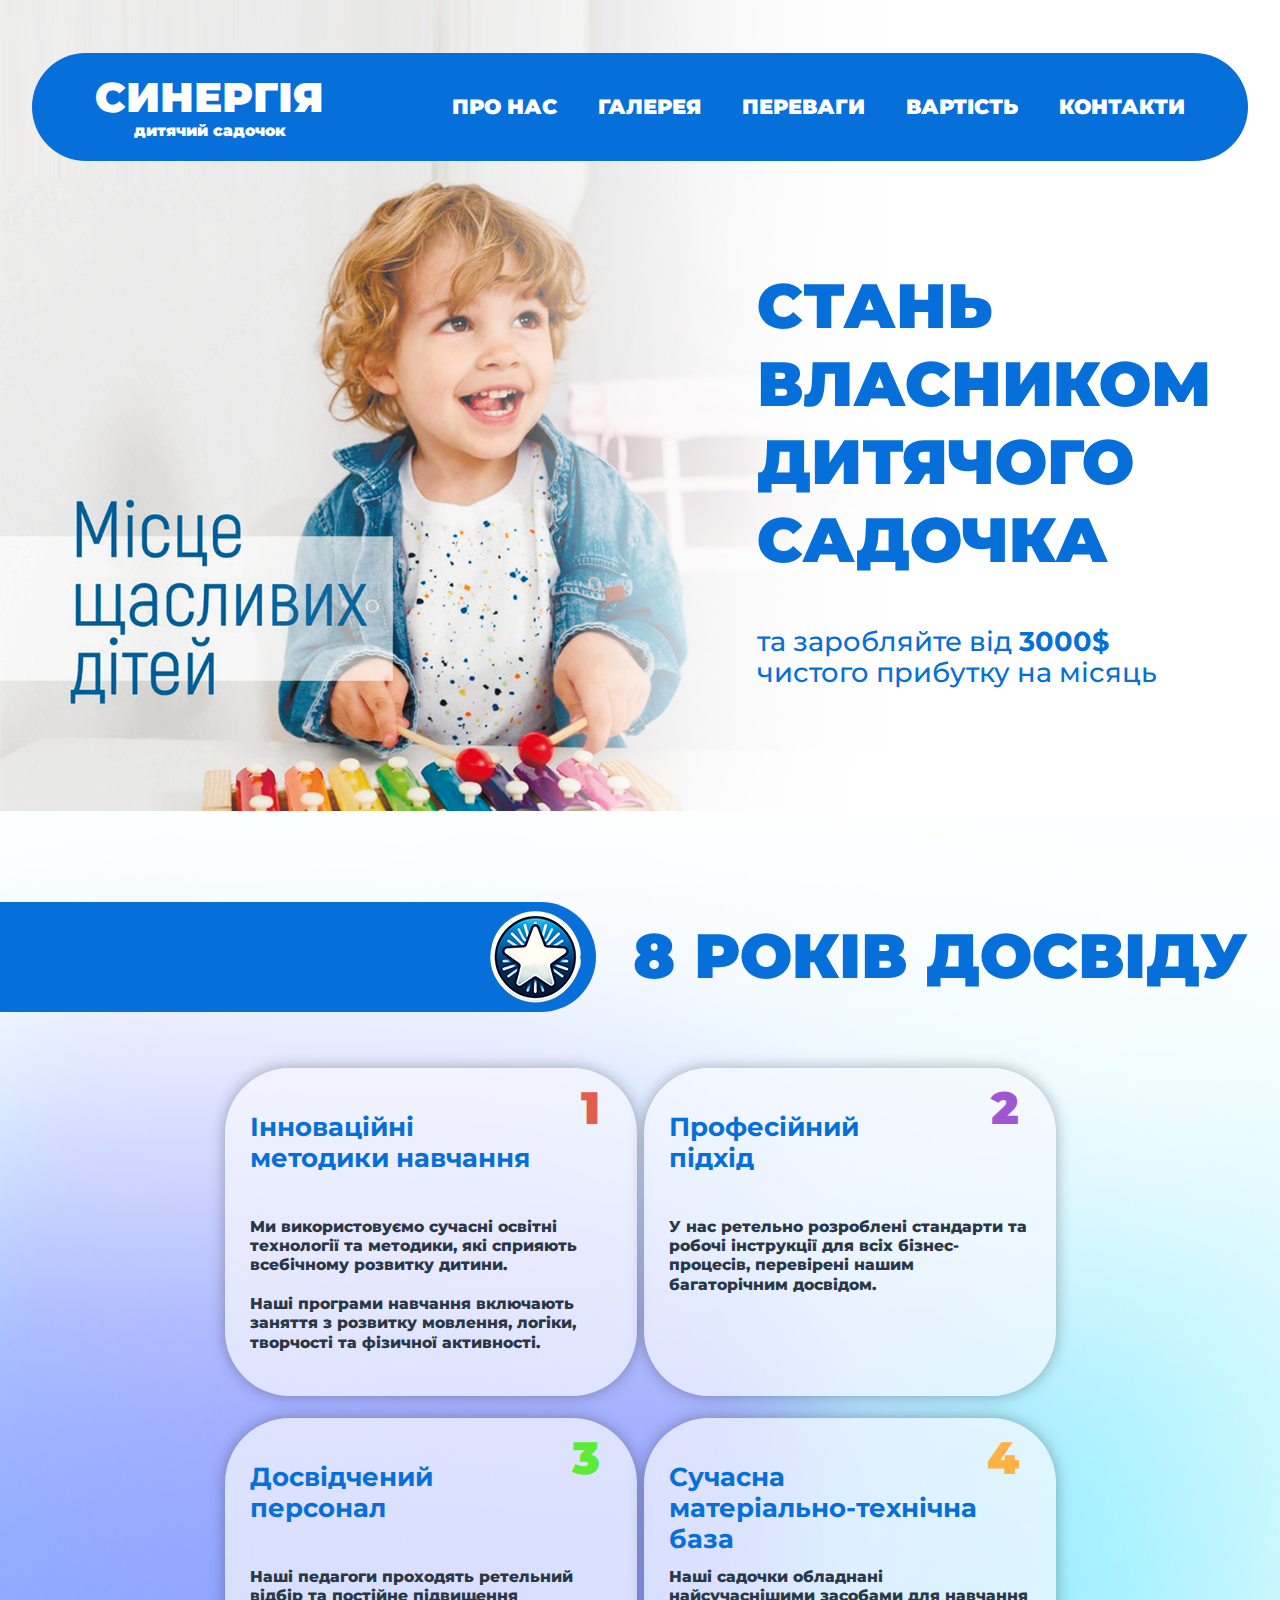
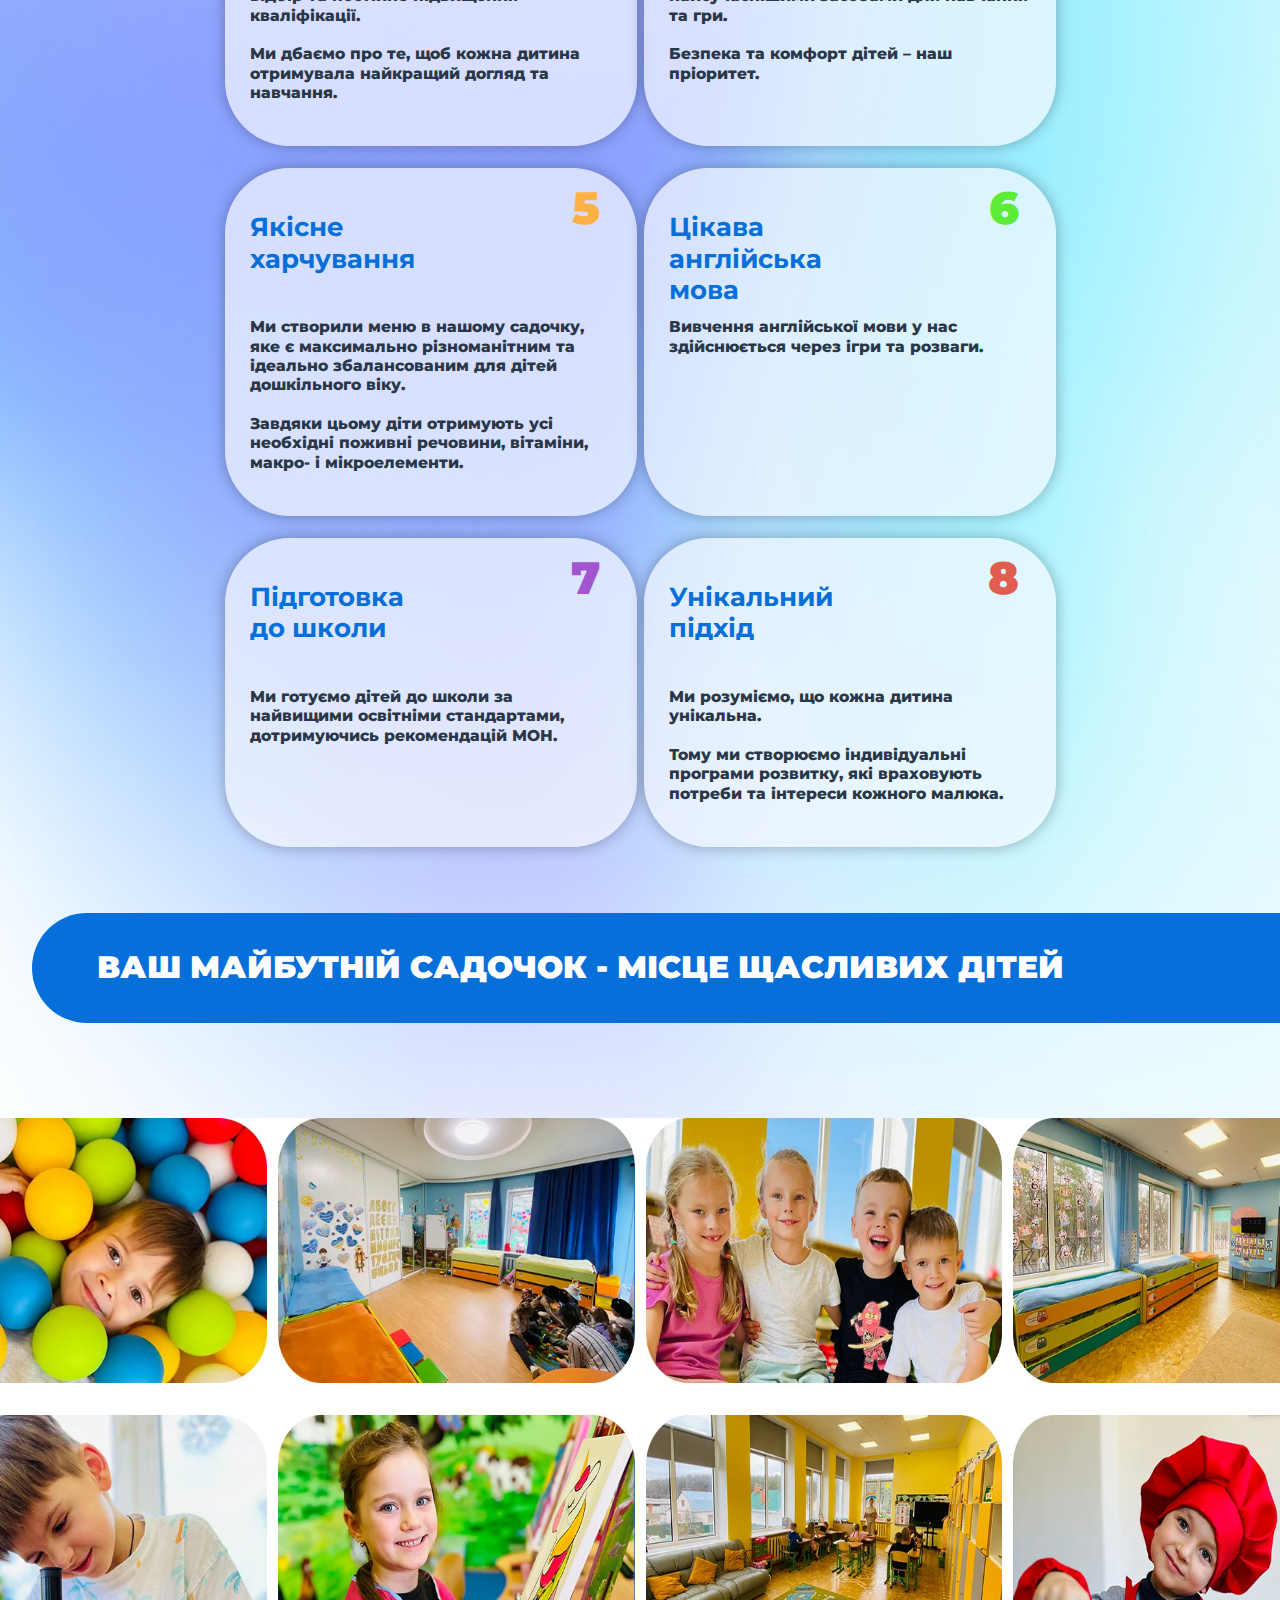
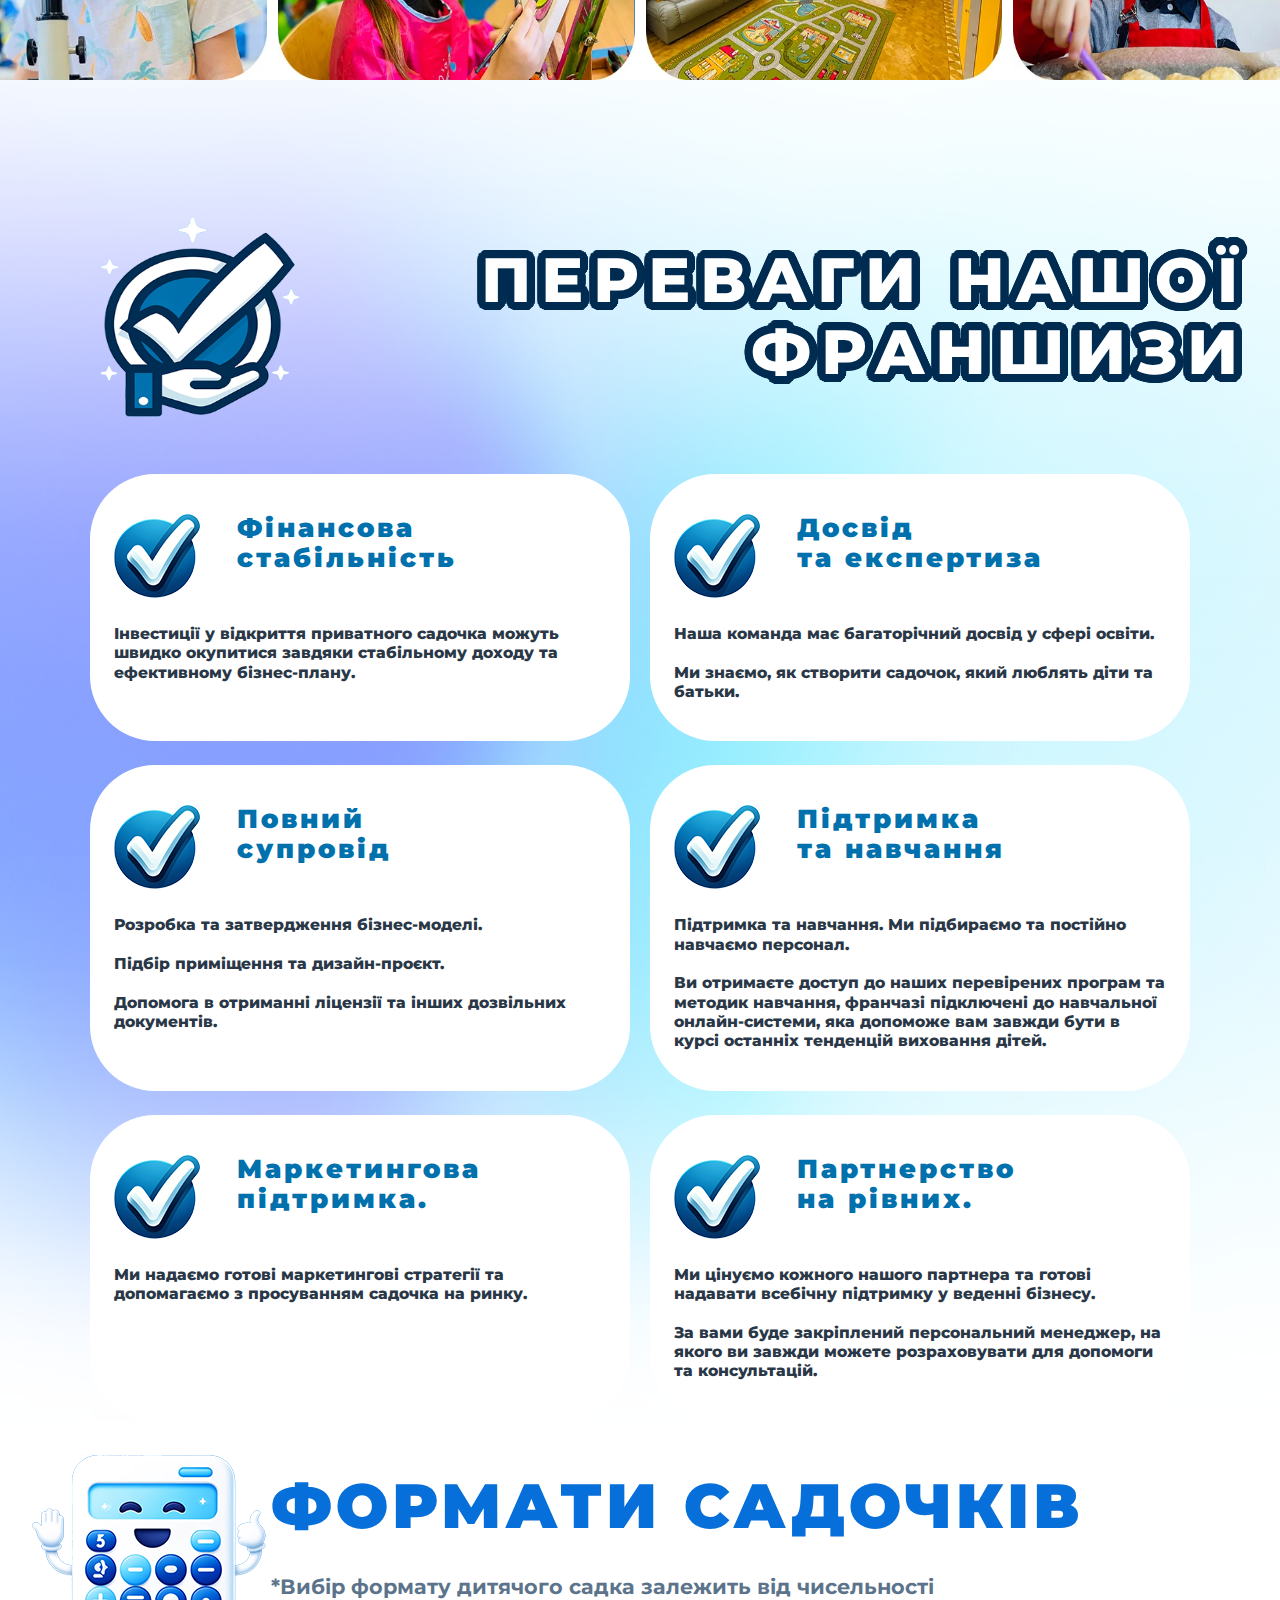
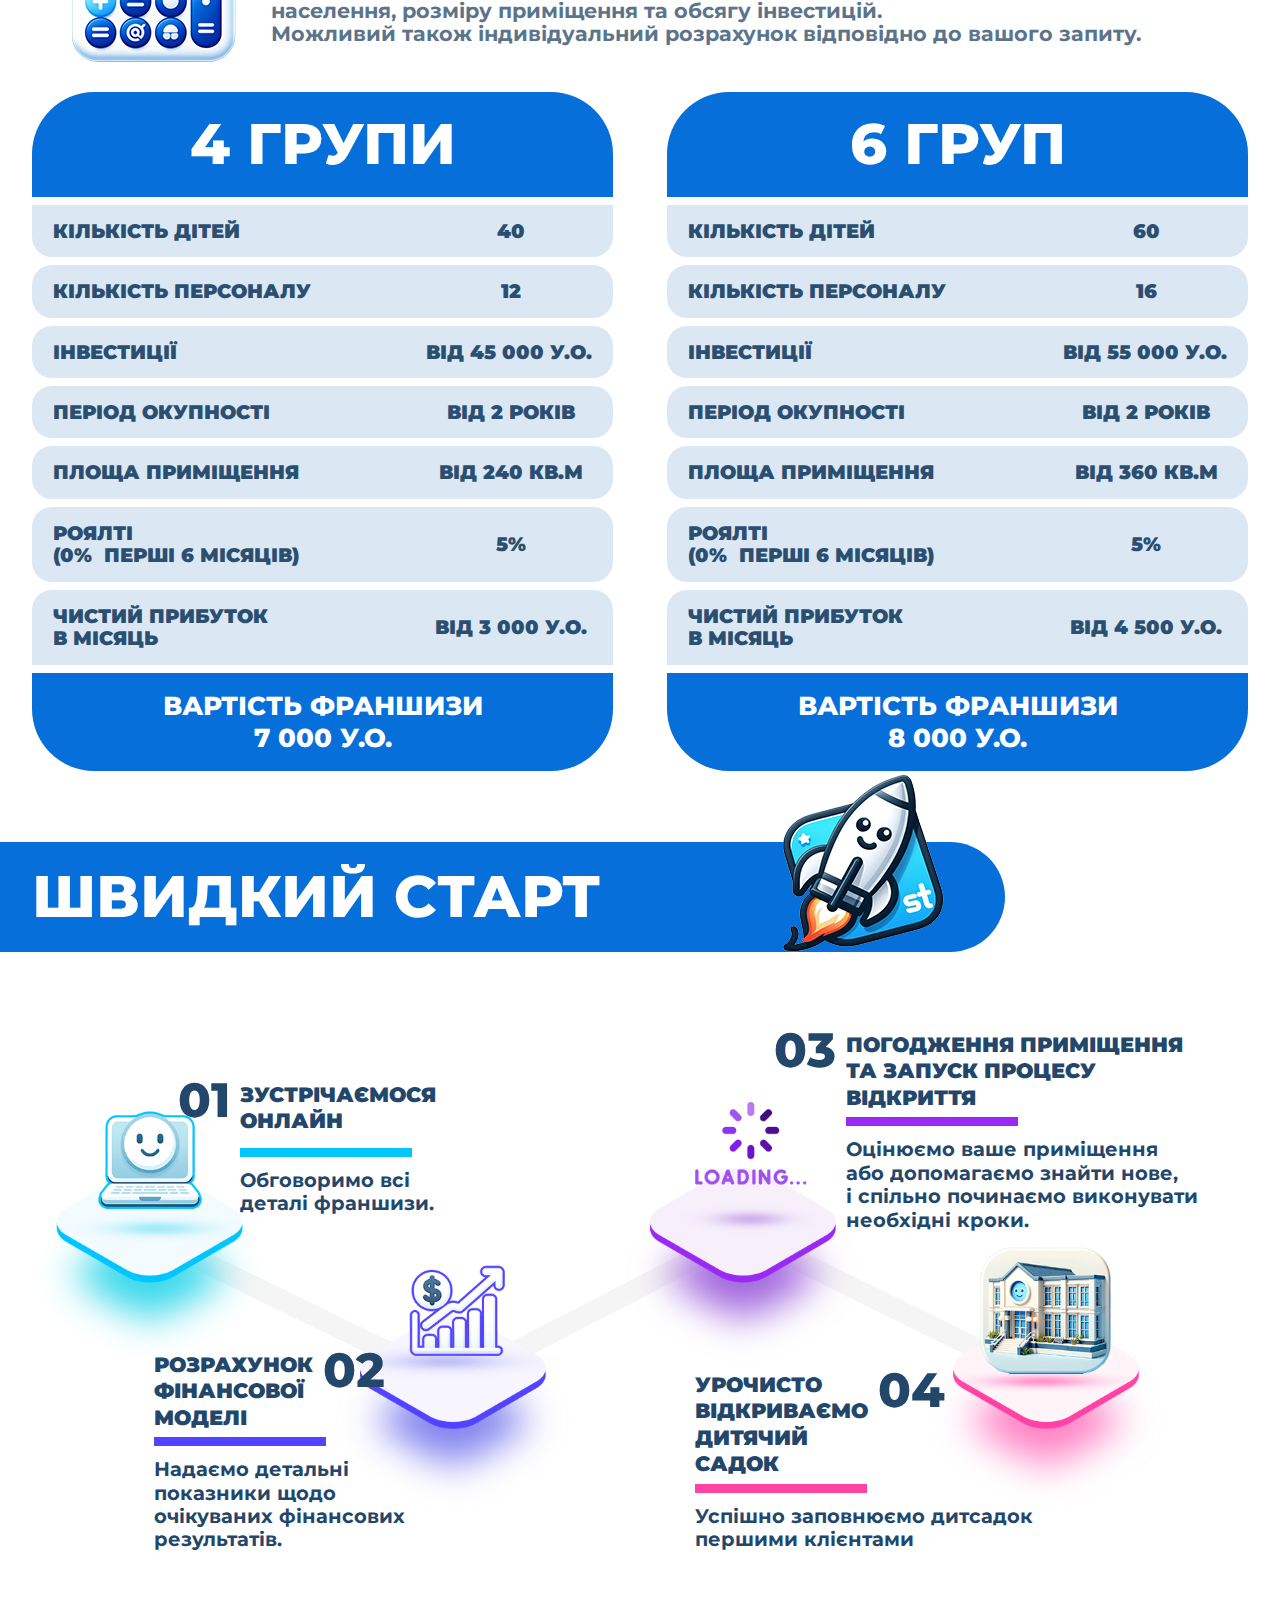
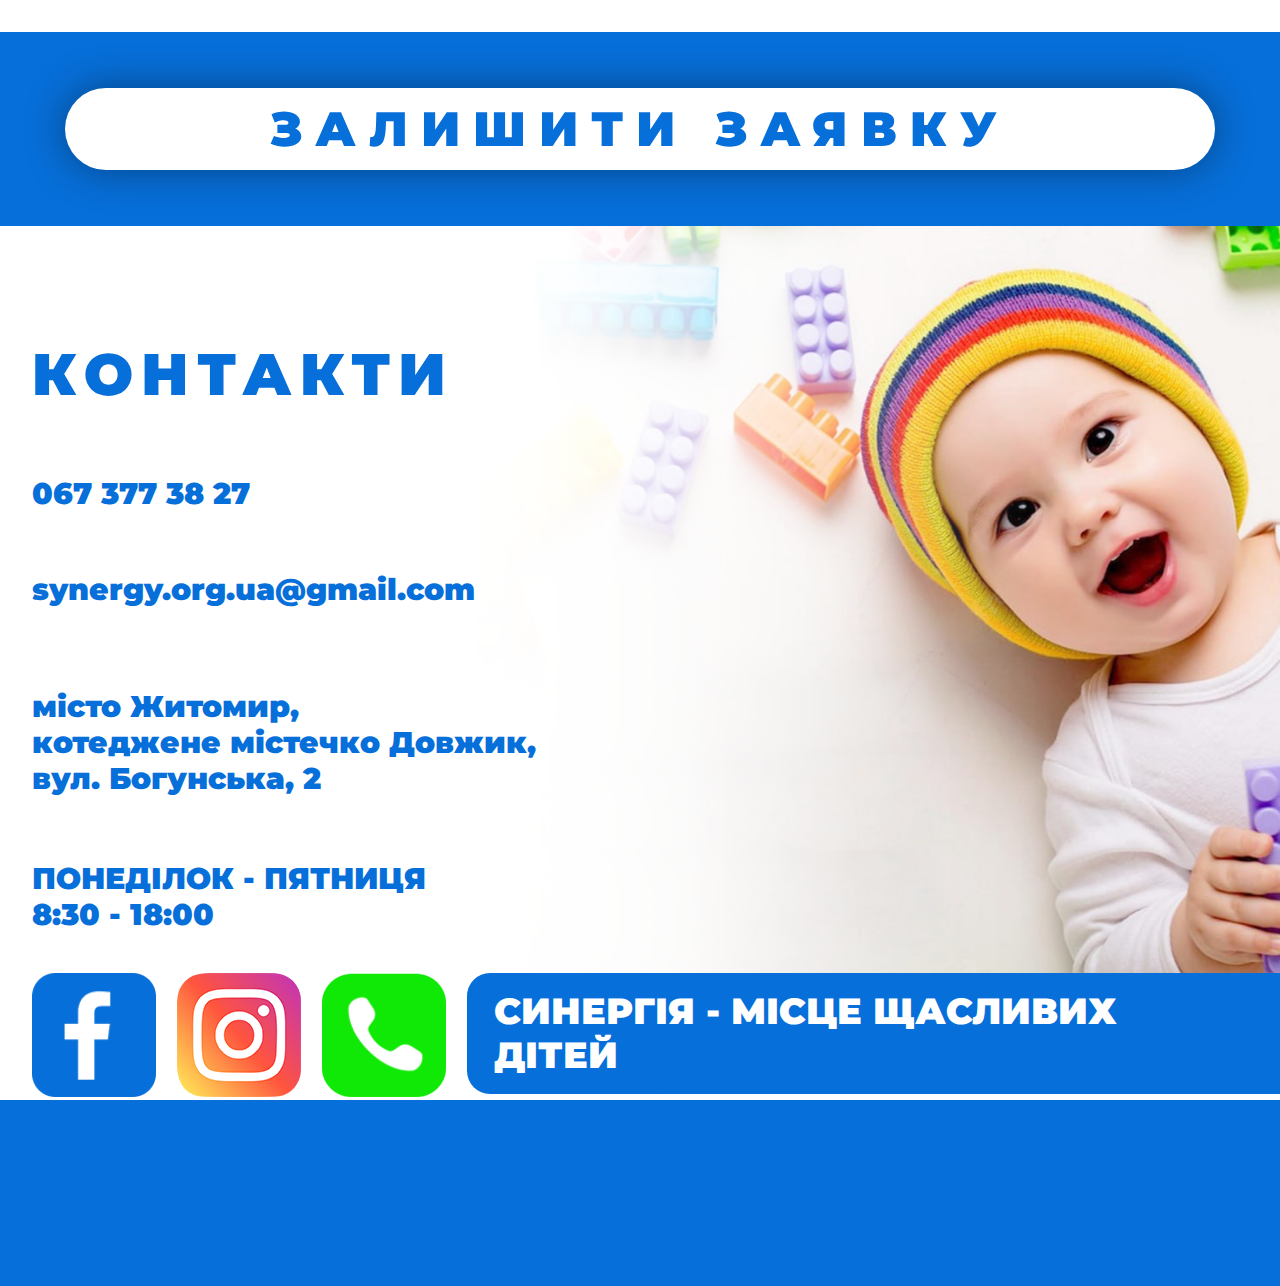
<file: index.html>
<!DOCTYPE html>
<html lang="uk-UA">

<head>
    <meta charset="UTF-8">
    <meta name="viewport" content="width=device-width, initial-scale=1.0">
    <title>Франшиза дитячого садочку «Синергія»</title>
    <meta name="description"
        content="Понад 8 років на досвіду. Повний супровід відкриття садочку. Станьте власником прибуткового освітнього бізнесу та заробляйте разом з нами.">
    <link rel="stylesheet" href="styles.css">
    <link rel="shortcut icon" href="public/images/logo.ico" type="image/x-icon">
</head>

<body>
    <header>
        <div class="container">
            <div class="header-navigation-wrapper">
                <h1 class="header-main-title">
                    <b>Синергія </b><br>
                    дитячий садочок
                </h1>

                <nav id="header-navigation" class="header-navigation">
                    <ul>
                        <li><a href="#about-us" class="header-navigation-link">Про нас</a> </li>
                        <li><a href="#gallery" class="header-navigation-link">Галерея</a></li>
                        <li><a href="#benefits" class="header-navigation-link">Переваги</a></li>
                        <li><a href="#price" class="header-navigation-link">Вартість</a></li>
                        <li><a href="#contacts" class="header-navigation-link">Контакти</a></li>
                    </ul>
                </nav>

                <div id="mobile-menu-burger" class="mobile-menu-burger" role="menu" aria-label="Відкрити меню">
                    <div></div>
                    <div></div>
                    <div></div>
                </div>
            </div>

            <div class="header-content-wrapper">
                <div>
                    <h2 class="header-title">Стань власником дитячого садочка</h2>
                    <p class="header-description">та заробляйте від <b>3000$</b><br> чистого прибутку на місяць</p>
                </div>
            </div>
        </div>
    </header>

    <main>
        <section id="about-us" class="about-us-section">
            <div class="about-us-section-title-wrapper container">
                <div class="about-us-title-image-wrapper">
                    <img src="public/images/star.png" width="91" height="92" alt="Зірка" />
                </div>

                <h3 class="about-us-title">8 років досвіду</h3>
            </div>

            <div class="about-us-cards-wrapper container">
                <div class="about-us-card">
                    <b class="about-us-card-title">
                        Інноваційні
                        <br>
                        методики навчання
                    </b>
                    <span class="red about-us-card-number">1</span>
                    <p class="about-us-card-description">
                        Ми використовуємо сучасні освітні технології та методики, які сприяють всебічному розвитку
                        дитини.
                        <br>
                        <br>
                        Наші програми навчання включають заняття з розвитку мовлення, логіки, творчості та фізичної
                        активності.
                    </p>
                </div>
                <div class="about-us-card">
                    <b class="about-us-card-title">
                        Професійний
                        <br>
                        підхід
                    </b>
                    <span class="pink about-us-card-number">2</span>
                    <p class="about-us-card-description">
                        У нас ретельно розроблені стандарти та робочі інструкції для всіх
                        бізнес-процесів, перевірені нашим багаторічним досвідом.
                    </p>
                </div>
                <div class="about-us-card">
                    <b class="about-us-card-title">
                        Досвідчений
                        <br>
                        персонал
                    </b>
                    <span class="green about-us-card-number">3</span>
                    <p class="about-us-card-description">
                        Наші педагоги проходять ретельний відбір
                        та постійне
                        підвищення кваліфікації.
                        <br>
                        <br>
                        Ми дбаємо про те,
                        щоб кожна дитина отримувала найкращий
                        догляд та навчання.
                    </p>
                </div>
                <div class="about-us-card">
                    <b class="about-us-card-title">
                        Сучасна
                        <br>
                        матеріально-технічна база
                    </b>
                    <span class="orange about-us-card-number">4</span>
                    <p class="about-us-card-description">
                        Наші садочки обладнані найсучаснішими
                        засобами для
                        навчання та гри.
                        <br>
                        <br>
                        Безпека та комфорт дітей – наш пріоритет.
                    </p>
                </div>
                <div class="about-us-card">
                    <b class="about-us-card-title">
                        Якісне
                        <br>
                        харчування
                    </b>
                    <span class="orange about-us-card-number">5</span>
                    <p class="about-us-card-description">
                        Ми створили меню в нашому садочку, яке є максимально різноманітним та ідеально збалансованим для
                        дітей дошкільного віку.
                        <br>
                        <br>
                        Завдяки цьому діти отримують усі необхідні поживні речовини, вітаміни, макро- і мікроелементи.
                    </p>
                </div>
                <div class="about-us-card">
                    <b class="about-us-card-title">
                        Цікава
                        <br>
                        англійська
                        <br>
                        мова
                    </b>
                    <span class="green about-us-card-number">6</span>
                    <p class="about-us-card-description">
                        Вивчення англійської мови у нас здійснюється через ігри та розваги.
                    </p>
                </div>
                <div class="about-us-card">
                    <b class="about-us-card-title">
                        Підготовка
                        <br>
                        до школи
                    </b>
                    <span class="pink about-us-card-number">7</span>
                    <p class="about-us-card-description">
                        Ми готуємо дітей до школи за найвищими освітніми
                        стандартами, дотримуючись рекомендацій МОН.
                    </p>
                </div>
                <div class="about-us-card">
                    <b class="about-us-card-title">
                        Унікальний
                        <br>
                        підхід
                    </b>
                    <span class="red about-us-card-number">8</span>
                    <p class="about-us-card-description">
                        Ми розуміємо, що кожна дитина унікальна.
                        <br>
                        <br>
                        Тому ми створюємо
                        індивідуальні програми розвитку, які враховують потреби та інтереси кожного малюка.
                    </p>
                </div>
            </div>

            <div id="gallery" class="container about-us-subtitle">
                <h4>ваш майбутній садочок - місце щасливих дітей</h4>
            </div>
        </section>
        <section class="gallery-section">
            <div class="gallery-images-wrapper">
                <div class="gallery-image-wrapper">
                    <picture>
                        <source media="(max-width: 996px)" srcset="public/images/gallery-mobile-1.png">
                        <source media="(max-width: 996px)" srcset="public/images/gallery-mobile-1.webp"
                            type="image/webp">
                        <source srcset="public/images/gallery-1.webp" type="image/webp">
                        <img class="gallery-image" src="public/images/gallery-1.jpg" width="549" height="350"
                            alt="Картинка з галереї №1">
                    </picture>
                </div>
                <div class="gallery-image-wrapper">
                    <picture>
                        <source media="(max-width: 996px)" srcset="public/images/gallery-mobile-2.webp"
                            type="image/webp">
                        <source media="(max-width: 996px)" srcset="public/images/gallery-mobile-2.png">
                        <source srcset="public/images/gallery-2.webp" type="image/webp">
                        <img class="gallery-image" src="public/images/gallery-2.jpg" width="549" height="350"
                            alt="Картинка з галереї №2">
                    </picture>
                </div>
                <div class="gallery-image-wrapper">
                    <picture>
                        <source media="(max-width: 996px)" srcset="public/images/gallery-mobile-3.webp"
                            type="image/webp">
                        <source media="(max-width: 996px)" srcset="public/images/gallery-mobile-3.png">
                        <source srcset="public/images/gallery-3.webp" type="image/webp">
                        <img class="gallery-image" src="public/images/gallery-3.jpg" width="549" height="350"
                            alt="Картинка з галереї №3">
                    </picture>
                </div>
                <div class="gallery-image-wrapper">
                    <picture>
                        <source media="(max-width: 996px)" srcset="public/images/gallery-mobile-4.webp"
                            type="image/webp">
                        <source media="(max-width: 996px)" srcset="public/images/gallery-mobile-4.png">
                        <source srcset="public/images/gallery-4.webp" type="image/webp">
                        <img class="gallery-image" src="public/images/gallery-4.jpg" width="549" height="350"
                            alt="Картинка з галереї №4">
                    </picture>
                </div>
                <div class="gallery-image-wrapper">
                    <picture>
                        <source media="(max-width: 996px)" srcset="public/images/gallery-mobile-5.webp"
                            type="image/webp">
                        <source media="(max-width: 996px)" srcset="public/images/gallery-mobile-5.png">
                        <source srcset="public/images/gallery-5.webp" type="image/webp">
                        <img class="gallery-image" src="public/images/gallery-5.jpg" width="549" height="350"
                            alt="Картинка з галереї №5">
                    </picture>
                </div>
                <div class="gallery-image-wrapper">
                    <picture>
                        <source media="(max-width: 996px)" srcset="public/images/gallery-mobile-6.webp"
                            type="image/webp">
                        <source media="(max-width: 996px)" srcset="public/images/gallery-mobile-6.png">
                        <source srcset="public/images/gallery-6.webp" type="image/webp">
                        <img class="gallery-image" src="public/images/gallery-6.jpg" width="549" height="350"
                            alt="Картинка з галереї №6">
                    </picture>
                </div>
                <div class="gallery-image-wrapper">
                    <picture>
                        <source media="(max-width: 996px)" srcset="public/images/gallery-mobile-6.webp"
                            type="image/webp">
                        <source media="(max-width: 996px)" srcset="public/images/gallery-mobile-6.png">
                        <source srcset="public/images/gallery-7.webp" type="image/webp">
                        <img class="gallery-image" src="public/images/gallery-7.jpg" width="549" height="350"
                            alt="Картинка з галереї №7">
                    </picture>
                </div>
                <div class="gallery-image-wrapper">
                    <picture>
                        <source media="(max-width: 996px)" srcset="public/images/gallery-mobile-6.webp"
                            type="image/webp">
                        <source media="(max-width: 996px)" srcset="public/images/gallery-mobile-6.png">
                        <source srcset="public/images/gallery-8.webp" type="image/webp">
                        <img class="gallery-image" src="public/images/gallery-8.jpg" width="549" height="350"
                            alt="Картинка з галереї №8">
                    </picture>
                </div>
            </div>
        </section>

        <section id="benefits" class="benefits-section">
            <div class="container">
                <div class="benefits-title-wrapper">
                    <img src="public/images/benefits-title-checkmark.png" width="256" height="291" alt="Галочка">
                    <h4 class="benefits-title">переваги нашої <br> франшизи</h3>
                </div>

                <div class="benefits-cards-wrapper">
                    <div class="benefit-card">
                        <img class="benefit-card-image" src="./public/images/checkmark.png" width="86" height="84"
                            alt="Галочка">
                        <b class="benefit-card-title">Фінансова <br>стабільність</b>
                        <p class="benefit-card-description">Інвестиції у відкриття приватного садочка можуть швидко
                            окупитися завдяки стабільному доходу та ефективному бізнес-плану.</p>
                    </div>

                    <div class="benefit-card">
                        <img class="benefit-card-image" src="./public/images/checkmark.png" width="86" height="84"
                            alt="Галочка">
                        <b class="benefit-card-title">Досвід <br>та експертиза</b>
                        <p class="benefit-card-description">Наша команда має багаторічний досвід у сфері освіти.
                            <br><br>
                            Ми знаємо, як створити садочок, який люблять діти та батьки.
                        </p>
                    </div>

                    <div class="benefit-card">
                        <img class="benefit-card-image" src="./public/images/checkmark.png" width="86" height="84"
                            alt="Галочка">
                        <b class="benefit-card-title">Повний <br>супровід</b>
                        <p class="benefit-card-description">Розробка та затвердження бізнес-моделі.
                            <br><br>
                            Підбір приміщення та дизайн-проєкт.
                            <br><br>
                            Допомога в отриманні ліцензії та інших дозвільних документів.
                        </p>
                    </div>

                    <div class="benefit-card">
                        <img class="benefit-card-image" src="./public/images/checkmark.png" width="86" height="84"
                            alt="Галочка">
                        <b class="benefit-card-title">Підтримка <br>та навчання</b>
                        <p class="benefit-card-description">Підтримка та навчання. Ми підбираємо та постійно навчаємо
                            персонал.
                            <br><br>
                            Ви отримаєте доступ до наших перевірених програм та методик навчання, франчазі підключені до
                            навчальної онлайн-системи, яка допоможе вам завжди бути в курсі останніх тенденцій виховання
                            дітей.
                        </p>
                    </div>

                    <div class="benefit-card">
                        <img class="benefit-card-image" src="./public/images/checkmark.png" width="86" height="84"
                            alt="Галочка">
                        <b class="benefit-card-title">Маркетингова <br>підтримка.</b>
                        <p class="benefit-card-description">Ми надаємо готові маркетингові стратегії та допомагаємо з
                            просуванням садочка на ринку.</p>
                    </div>

                    <div class="benefit-card">
                        <img class="benefit-card-image" src="./public/images/checkmark.png" width="86" height="84"
                            alt="Галочка">
                        <b class="benefit-card-title">Партнерство <br>на рівних.</b>
                        <p class="benefit-card-description">Ми цінуємо кожного нашого партнера та готові надавати
                            всебічну підтримку у веденні бізнесу.
                            <br><br>
                            За вами буде закріплений персональний менеджер, на якого ви завжди можете розраховувати для
                            допомоги та консультацій.
                        </p>
                    </div>
                </div>

            </div>
        </section>

        <section id="price" class="price-section">
            <div class="container">
                <div class="price-section-header">
                    <img class="price-section-header-image" src="public/images/calculator.png" width="234" height="207"
                        alt="Калькулятор">
                    <h4 class="price-section-header-title">формати садочків</h4>
                    <p class="price-section-header-description">*Вибір формату дитячого садка залежить від чисельності
                        <br>
                        населення, розміру приміщення та обсягу інвестицій. <br>
                        Можливий також індивідуальний розрахунок відповідно до вашого запиту.
                    </p>
                </div>

                <div class="franchises-wrapper">
                    <div class="franchise">
                        <div class="franchise-header">
                            <b class="franchise-header-title">4 групи</b>
                        </div>
                        <div class="franchise-details-wrapper">
                            <b>Кількість дітей </b>
                            <b>40</b>
                        </div>
                        <div class="franchise-details-wrapper">
                            <b>Кількість персоналу</b>
                            <b>12</b>
                        </div>
                        <div class="franchise-details-wrapper">
                            <b>Інвестиції</b>
                            <b>від 45 000 у.о.</b>
                        </div>
                        <div class="franchise-details-wrapper">
                            <b>Період окупності</b>
                            <b>від 2 років</b>
                        </div>
                        <div class="franchise-details-wrapper">
                            <b>Площа приміщення</b>
                            <b>від 240 кв.м</b>
                        </div>
                        <div class="franchise-details-wrapper">
                            <b>Роялті <br>
                                (0%  перші 6 місяців)
                            </b>
                            <b>5%</b>
                        </div>
                        <div class="franchise-details-wrapper">
                            <b>Чистий прибуток<br>в місяць</b>
                            <b>від 3 000 у.о.</b>
                        </div>
                        <div class="franchise-footer">
                            <b class="franchise-footer-title">Вартість франшизи <br>
                                7 000 у.о.</b>
                        </div>
                    </div>

                    <div class="franchise">
                        <div class="franchise-header">
                            <b class="franchise-header-title">6 груп</b>
                        </div>
                        <div class="franchise-details-wrapper">
                            <b>Кількість дітей </b>
                            <b>60</b>
                        </div>
                        <div class="franchise-details-wrapper">
                            <b>Кількість персоналу</b>
                            <b>16</b>
                        </div>
                        <div class="franchise-details-wrapper">
                            <b>Інвестиції</b>
                            <b>від 55 000 у.о.</b>
                        </div>
                        <div class="franchise-details-wrapper">
                            <b>Період окупності</b>
                            <b>від 2 років</b>
                        </div>
                        <div class="franchise-details-wrapper">
                            <b>Площа приміщення </b>
                            <b>від 360 кв.м</b>
                        </div>
                        <div class="franchise-details-wrapper">
                            <b>Роялті <br>
                                (0%  перші 6 місяців)
                            </b>
                            <b>5%</b>
                        </div>
                        <div class="franchise-details-wrapper">
                            <b>Чистий прибуток<br>в місяць </b>
                            <b>від 4 500 у.о.</b>
                        </div>
                        <div class="franchise-footer">
                            <b class="franchise-footer-title">Вартість франшизи <br>
                                8 000 у.о.</b>
                        </div>
                    </div>
                </div>
            </div>
        </section>

        <section class="quick-start-section">
            <div class="container">
                <div class="quick-start-section-title-wrapper">
                    <h5 class="quick-start-section-title">
                        швидкий старт
                    </h5>

                    <img src="public/images/rocket.png" width="161" height="178" alt="Рокета">
                </div>

                <div class="quick-start-steps-wrapper">
                    <div class="quick-start-step-wrapper first">
                        <span class="quick-start-step-number">01</span>
                        <b class="quick-start-step-title">ЗУСТРІЧАЄМОСЯ <br>ОНЛАЙН</b>
                        <p class="quick-start-step-description">Обговоримо всі <br>
                            деталі франшизи.</p>
                    </div>

                    <div class="quick-start-step-wrapper second">
                        <span class="quick-start-step-number reverse">02</span>
                        <b class="quick-start-step-title">РОЗРАХУНОК <br>
                            ФІНАНСОВОЇ <br>
                            МОДЕЛІ</b>
                        <p class="quick-start-step-description reverse second">Надаємо детальні <br>
                            показники щодо <br>
                            очікуваних фінансових <br>
                            результатів.</p>
                    </div>

                    <div class="quick-start-step-wrapper third">
                        <span class="quick-start-step-number">03</span>
                        <b class="quick-start-step-title">ПОГОДЖЕННЯ ПРИМІЩЕННЯ <br>
                            ТА ЗАПУСК ПРОЦЕСУ <br>
                            ВІДКРИТТЯ</b>
                        <p class="quick-start-step-description third">Оцінюємо ваше приміщення <br>
                            або допомагаємо знайти нове, <br>
                            і спільно починаємо виконувати <br>
                            необхідні кроки.</p>
                    </div>

                    <div class="quick-start-step-wrapper fourth">
                        <span class="quick-start-step-number reverse">04</span>
                        <b class="quick-start-step-title">УРОЧИСТО<br>
                            ВІДКРИВАЄМО<br>
                            ДИТЯЧИЙ<br>
                            САДОК</b>
                        <p class="quick-start-step-description reverse fourth">Успішно заповнюємо дитсадок <br>
                            першими клієнтами</p>
                    </div>
                </div>

            </div>
        </section>

    </main>

    <footer id="contacts">
        <div class="leave-application-wrapper">
            <div class="container">
                <button id="open-modal-btn" class="leave-application-button">залишити заявку</button>
            </div>
        </div>

        <div class="container footer-contacts-wrapper">
            <h6 class="footer-title">контакти</h6>
            <a href="tel:+0673773827">067 377 38 27</a>
            <a href="mailto:synergy.org.ua@gmail.com">synergy.org.ua@gmail.com</a>
            <a href="https://maps.app.goo.gl/qr6xieVnve56xotXA">місто Житомир,<br>
                котеджене містечко Довжик,<br>
                вул. Богунська, 2</a>
            <b>ПОНЕДІЛОК - ПЯТНИЦЯ <br>
                8:30 - 18:00</b>

            <div class="social-links-wrapper">
                <a href="https://www.facebook.com/synergy.org.ua">
                    <img src="public/images/facebook.png" width="124" height="124" alt="Фейсбук">
                </a>

                <a href="https://www.instagram.com/synergy__kids?igsh=MWoyNG9xMjlqMWxqOQ==">
                    <img src="public/images/instagram.png" width="124" height="124" alt="Інстаграм">
                </a>

                <a href="tel:+0673773827">
                    <img src="public/images/phone.png" width="124" height="124" alt="Телефон">
                </a>

                <div class="footer-right-label">
                    <b>cинергія - місце щасливих дітей</b>
                </div>
            </div>
        </div>

        <div class="footer-empty-box"></div>
    </footer>

    <div id="modal" class="modal" tabindex="0" role="dialog">
        <div id="modal-content-container" class="modal-content-container">
            <div class="modal-header">
                <b class="modal-title">Заявка<br> на партнерство</b>
                <button id="close-modal-btn" tabindex="0" class="close-modal-btn">
                    <img class="modal-close-icon" src="public/images/modal-close-icon.png" width="37" height="37"
                        alt="Кнопка закриття">
                </button>
            </div>

            <div class="modal-content-wrapper">
                <form class="order-form" action="https://formsubmit.co/ruslanrzt@gmail.com" method="POST">
                    <input tabindex="0" autocomplete="off" autofocus name='fullname' maxlength="100" class="text-field"
                        placeholder="П.І.Б" type="text" required>
                    <input tabindex="0" name='phone' autocomplete="off" class="text-field"
                        placeholder="+38 (***) *** ** **" required type="text" pattern="^\+?38\d{10}$">
                    <input tabindex="0" name='city' autocomplete="off" maxlength="100" class="text-field"
                        placeholder="Місто" type="text" required>

                    <button class="submit-button" tabindex="0" type="submit">Відправити</button>
                </form>

                <div class="modal-right-content-wrapper">
                    <b class="modal-right-content-title">Синергія</b>
                    <p class="modal-right-content-description">дитячий садочок</p>
                    <img tabindex="1" src="public/images/modal-image.png" width="364" height="364" alt="Діти">
                </div>
            </div>
        </div>
    </div>

    <div id="backdrop" class="backdrop" role="button"></div>
    <script src="main.js"></script>
</body>

</html>
</file>
<file: styles.css>
@import "./normalize.css";
@import "./fonts.css";
@import "./common.css";
@import "./typography.css";
@import "./modal.css";
header {
  background: url(public/images/header-bg.png) no-repeat;
  background-size: cover;
  padding: 53px 0 122px 0;
}
.header-navigation-wrapper {
  background-color: var(--primary);
  grid-template-columns: auto 1fr;
  border-radius: 73px;
  align-items: center;
  color: var(--white);
  padding: 21px 63px;
  display: grid;
  gap: 128px;
}
.header-main-title {
  text-align: center;
  font-weight: 900;
  font-size: 1.5rem;
}
.header-main-title b {
  text-transform: uppercase;
  font-weight: 900;
  font-size: 4rem;
}
.header-navigation-link {
  text-transform: uppercase;
  transition: all 0.3s;
  color: var(--white);
  font-weight: 900;
  font-size: 2rem;
}
.header-navigation-link:hover {
  text-decoration-line: underline;
  text-decoration-thickness: 4px;
  text-underline-offset: 5px;
}
.header-navigation-wrapper ul {
  justify-content: space-between;
  display: flex;
}
.header-content-wrapper {
  justify-content: flex-end;
  align-items: center;
  padding-right: 37px;
  padding-top: 106px;
  display: flex;
}
.header-title {
  text-transform: uppercase;
  color: var(--primary);
  width: min-content;
  line-height: 125%;
  font-weight: 900;
  font-size: 6rem;
}
.header-description {
  color: var(--primary);
  font-size: 2.625rem;
  padding-top: 47px;
  font-weight: 500;
}
.header-navigation.mobile {
  background-color: rgb(29 124 217 / 0.95);
  border-bottom-right-radius: 55px;
  border-top-right-radius: 55px;
  padding: 70px 20px;
  min-width: 80dvw;
  overflow: hidden;
  position: fixed;
  display: block;
  z-index: 1003;
  left: 0;
  top: 0;
}
.header-navigation.mobile ul {
  flex-direction: column;
}
.mobile-menu-burger {
  flex-direction: column;
  transition: all 0.3s;
  margin-top: 25px;
  display: none;
  width: 74px;
  gap: 13px;
}
.mobile-menu-burger:active {
  transform: scale(85%);
}
.mobile-menu-burger > div {
  background-color: var(--primary);
  border-radius: 10px;
  height: 9px;
}
@media screen and (max-width: 1200px) {
  header {
    background-position: 10%;
    padding: 43px 0 72px 0;
  }
  .header-content-wrapper {
    padding-top: 70px;
  }
  .header-navigation-wrapper {
    gap: 30px;
  }
}
@media screen and (max-width: 996px) {
  header {
    background-image: url(public/images/header-mobile-bg.png);
    background-size: 100% 100%;
    padding: 10px 0 32px 0;
    background-position: unset;
    min-height: 1481px;
  }
  .header-navigation {
    display: none;
  }
  .mobile-menu-burger {
    display: flex;
  }
  .header-navigation-wrapper {
    grid-template-columns: 1fr auto;
    background-color: #fff0;
    align-items: start;
    color: var(--primary);
    border-radius: 0;
    padding: 0 0;
  }
  .header-main-title {
    text-align: left;
    font-weight: 700;
    font-size: 2.5rem;
  }
  .header-main-title b {
    font-size: 6rem;
  }
  .header-content-wrapper {
    justify-content: flex-start;
    padding-top: 100px;
  }
  .header-content-wrapper > div {
    flex-basis: 60%;
  }
  .header-title {
    color: var(--primary);
    line-height: 125%;
    font-weight: 900;
    max-width: 760px;
  }
  .header-description {
    padding-top: 13px;
    max-width: 257px;
    font-size: 2rem;
  }
}
@media screen and (max-width: 820px) {
  header {
    min-height: 1281px;
  }
  .header-title {
    font-size: 4rem;
  }
}
@media screen and (max-width: 650px) {
  header {
    min-height: 1151px;
  }
  .mobile-menu-burger {
    margin-top: 20px;
    width: 60px;
    gap: 10px;
  }
}
@media screen and (max-width: 600px) {
  header {
    min-height: 1051px;
  }
}
@media screen and (max-width: 576px) {
  header {
    min-height: 951px;
  }
  .mobile-menu-burger {
    margin-top: 15px;
    width: 55px;
    gap: 8px;
  }
  .mobile-menu-burger > div {
    border-radius: 10px;
    height: 7px;
  }
  .header-description {
    max-width: 65%;
  }
  .header-description br {
    display: none;
  }
}
@media screen and (max-width: 520px) {
  header {
    min-height: 871px;
  }
}
@media screen and (max-width: 450px) {
  header {
    min-height: 761px;
  }
  .header-navigation-wrapper {
    gap: 10px;
  }
  .header-content-wrapper {
    padding-top: 70px;
  }
  .mobile-menu-burger {
    width: 50px;
    margin-top: 13px;
  }
}
@media screen and (max-width: 400px) {
  header {
    min-height: 661px;
  }
  .header-content-wrapper {
    padding-top: 66px;
  }
}
@media screen and (max-width: 370px) {
  .header-content-wrapper {
    padding-top: 46px;
  }
}
.about-us-section {
  background: url(public/images/about-us-bg.png) no-repeat;
  background-size: 100% 100%;
  padding-bottom: 95px;
  padding-top: 91px;
}
.about-us-section-title-wrapper {
  align-items: center;
  display: flex;
  gap: 37px;
}
.about-us-title-image-wrapper {
  border-bottom-right-radius: 55px;
  background-color: var(--primary);
  border-top-right-radius: 55px;
  position: relative;
  padding: 9px 15px;
  text-align: right;
  height: 110px;
  z-index: 2;
  flex: 1;
}
.about-us-title-image-wrapper img {
  height: 100%;
  width: auto;
}
.about-us-title-image-wrapper::before {
  background-color: var(--primary);
  position: absolute;
  height: 110px;
  width: 100vw;
  left: -99vw;
  content: "";
  top: 0;
}
.about-us-title {
  text-transform: uppercase;
  color: var(--primary);
  text-align: right;
  font-weight: 900;
  font-size: 6rem;
}
.about-us-cards-wrapper {
  justify-content: center;
  padding-top: 56px;
  column-gap: 7px;
  flex-wrap: wrap;
  display: flex;
  row-gap: 22px;
}
.about-us-card {
  background-color: rgb(246 248 255 / 0.7);
  box-shadow: 0 0 15px 0 rgb(0 0 0 / 0.3);
  grid-template-rows: minmax(auto, 144px) 1fr;
  border-radius: 65px;
  padding: 44px 25px;
  position: relative;
  max-width: 412px;
  display: grid;
  flex-grow: 1;
}
.about-us-card-number {
  font-size: 4.375rem;
  position: absolute;
  line-height: 100%;
  font-weight: 900;
  right: 37px;
  top: 17px;
}
.about-us-card span.red {
  color: #e15d4e;
}
.about-us-card span.pink {
  color: #a156d0;
}
.about-us-card span.green {
  color: #5cec35;
}
.about-us-card span.orange {
  color: #ffb243;
}
.about-us-card-title {
  color: var(--primary);
  line-height: 120%;
  font-size: 2.5rem;
}
.about-us-card-description {
  font-weight: 800;
  line-height: 124%;
  font-size: 1.5rem;
  color: #293746;
  margin-top: 10px;
}
.about-us-subtitle {
  background-color: var(--primary);
  border-bottom-left-radius: 55px;
  border-top-left-radius: 55px;
  padding: 27px 0 27px 65px;
  align-items: center;
  margin-top: 66px;
  height: 110px;
  display: flex;
}
.about-us-subtitle::after {
  background-color: var(--primary);
  position: absolute;
  height: 110px;
  width: 50vw;
  content: "";
  right: 0;
}
.about-us-subtitle h4 {
  text-transform: uppercase;
  position: relative;
  font-weight: 900;
  font-size: 3rem;
  color: #fff;
  z-index: 2;
}
@media screen and (max-width: 1620px) {
  .about-us-card {
    grid-template-rows: 114px 1fr;
  }
}
@media screen and (max-width: 1520px) {
  .about-us-card {
    grid-template-rows: 100px 1fr;
  }
}
@media screen and (max-width: 1320px) {
  .about-us-card {
    grid-template-rows: 95px 1fr;
  }
}
@media screen and (max-width: 996px) {
  .about-us-section {
    background-size: 100% 100%;
    background-image: none;
    padding-bottom: 35px;
    padding-top: 141px;
    position: relative;
  }
  .header-navigation-wrapper ul {
    gap: 34px;
  }
  .header-navigation-link {
    font-size: 3rem;
  }
  .about-us-section::before {
    background-image: url(public/images/about-us-mobile-bg.png);
    background-size: 100% 100%;
    position: absolute;
    bottom: -1600px;
    content: "";
    z-index: -1;
    right: 0;
    left: 0;
    top: 0;
  }
  .about-us-section-title-wrapper {
    gap: 15px;
  }
  .about-us-title-image-wrapper {
    height: 50px;
    padding: 4px;
  }
  .about-us-title-image-wrapper::before {
    height: 50px;
  }
  .about-us-left-label {
    justify-content: flex-end;
    align-items: center;
    display: flex;
    padding: 2px;
    right: 67%;
  }
  .about-us-left-label > img {
    width: 28px;
    height: 28px;
  }
  .about-us-title {
    letter-spacing: 3px;
    font-size: 2.5rem;
  }
  .about-us-cards-wrapper {
    padding-top: 42px;
    row-gap: 21px;
  }
  .about-us-card {
    grid-template-rows: auto 1fr;
    padding: 53px 33px 48px 33px;
    border-radius: 45px;
    max-width: 640px;
  }
  .about-us-card-title {
    font-size: 3rem;
    font-weight: 900;
    letter-spacing: -1px;
    line-height: 120%;
  }
  .about-us-card-number {
    font-size: 5.375rem;
    font-weight: 900;
  }
  .about-us-card-description {
    font-weight: 600;
    font-size: 2rem;
    line-height: 115%;
    color: #293746;
    margin-top: 10px;
  }
  .about-us-subtitle {
    padding: 15px 0 15px 48px;
    max-width: 70%;
    margin-top: 26px;
    height: 95px;
  }
  .about-us-subtitle::after {
    height: 95px;
  }
  .about-us-subtitle h4 {
    font-size: 1.75rem;
    line-height: 112%;
  }
  .about-us-subtitle::before {
    height: 65px;
  }
}
@media screen and (max-width: 576px) {
  .about-us-section {
    padding-top: 42px;
  }
  .about-us-card {
    border-radius: 30px;
    padding: 23px;
  }
  .about-us-card-title {
    max-width: 88%;
  }
  .about-us-card-description {
    margin-top: 20px;
  }
  .about-us-card-number {
    font-size: 5rem;
    right: 20px;
  }
  .about-us-card-title br {
    display: none;
  }
  .about-us-subtitle {
    padding: 10px 0 10px 25px;
    max-width: 81%;
    margin-top: 26px;
    height: 65px;
  }
  .about-us-subtitle::after {
    height: 65px;
  }
}
.gallery-images-wrapper {
  grid-template: repeat(2, auto) / 0.75fr 1fr 1fr 0.75fr;
  column-gap: 11px;
  row-gap: 32px;
  display: grid;
}
.gallery-image {
  background-color: #fff0;
  height: 100%;
  width: 100%;
  max-height: 350px;
}
@media screen and (max-width: 1200px) {
  .gallery-images-wrapper {
    grid-template: repeat(2, 306px) / 1fr 1fr 1fr;
    padding: 0 10px;
    gap: 10px;
  }
  .gallery-image-wrapper:nth-of-type(7),
  .gallery-image-wrapper:nth-of-type(8) {
    display: none;
  }
}
@media screen and (max-width: 576px) {
  .gallery-images-wrapper {
    grid-template: repeat(3, auto) / 1fr 1fr;
  }
}
.benefits-section {
  padding-top: 137px;
  position: relative;
}
.benefits-section::before {
  background-image: url(public/images/benefits-bg.png);
  background-repeat: no-repeat;
  background-size: 100% 100%;
  position: absolute;
  content: "";
  z-index: -2;
  bottom: 0;
  right: 0;
  left: 0;
  top: 0;
}
.benefits-title-wrapper {
  justify-content: space-between;
  padding-bottom: 57px;
  padding-left: 138px;
  align-items: center;
  display: flex;
}
.benefits-title {
  text-transform: uppercase;
  letter-spacing: 10px;
  color: var(--white);
  text-align: right;
  font-weight: 800;
  font-size: 6rem;
  text-shadow: #002c51 8px 0 0, #002c51 7.93758px 0.997398px 0,
    #002c51 7.7513px 1.97923px 0, #002c51 7.44406px 2.93018px 0,
    #002c51 7.02066px 3.8354px 0, #002c51 6.4877px 4.68078px 0,
    #002c51 5.85351px 5.45311px 0, #002c51 5.12797px 6.14035px 0,
    #002c51 4.32242px 6.73177px 0, #002c51 3.44941px 7.21814px 0,
    #002c51 2.52258px 7.59188px 0, #002c51 1.55638px 7.84714px 0,
    #002c51 0.565898px 7.97996px 0, #002c51 -0.433417px 7.98825px 0,
    #002c51 -1.42597px 7.87189px 0, #002c51 -2.39627px 7.63269px 0,
    #002c51 -3.32917px 7.27438px 0, #002c51 -4.21013px 6.80256px 0,
    #002c51 -5.02539px 6.22459px 0, #002c51 -5.76223px 5.54948px 0,
    #002c51 -6.40915px 4.78778px 0, #002c51 -6.95606px 3.95136px 0,
    #002c51 -7.39442px 3.05329px 0, #002c51 -7.71739px 2.10757px 0,
    #002c51 -7.91994px 1.12896px 0, #002c51 -7.9989px 0.132735px 0,
    #002c51 -7.95304px -0.865561px 0, #002c51 -7.78307px -1.85035px 0,
    #002c51 -7.49165px -2.80627px 0, #002c51 -7.08333px -3.71839px 0,
    #002c51 -6.56448px -4.57249px 0, #002c51 -5.94318px -5.35524px 0,
    #002c51 -5.22915px -6.05442px 0, #002c51 -4.43352px -6.65912px 0,
    #002c51 -3.5687px -7.15991px 0, #002c51 -2.6482px -7.54898px 0,
    #002c51 -1.68637px -7.82024px 0, #002c51 -0.698222px -7.96947px 0,
    #002c51 0.300817px -7.99434px 0, #002c51 1.29516px -7.89446px 0,
    #002c51 2.2693px -7.67139px 0, #002c51 3.20802px -7.32862px 0,
    #002c51 4.09668px -6.87148px 0, #002c51 4.92142px -6.30711px 0,
    #002c51 5.66936px -5.64432px 0, #002c51 6.32883px -4.89346px 0,
    #002c51 6.88954px -4.06623px 0, #002c51 7.34274px -3.17555px 0,
    #002c51 7.68136px -2.23532px 0, #002c51 7.90012px -1.26021px 0,
    #002c51 7.9956px -0.265434px 0;
}
.benefits-cards-wrapper {
  justify-content: center;
  column-gap: 20px;
  flex-wrap: wrap;
  display: flex;
  row-gap: 24px;
}
.benefit-card {
  grid-template: 100px 1fr / 0.25fr 0.75fr;
  background-color: var(--white);
  border-radius: 65px;
  padding: 40px 24px;
  max-width: 540px;
  display: grid;
  width: 100%;
}
.benefit-card-title {
  color: #0071ad;
  font-size: 2.5rem;
  font-weight: 900;
  letter-spacing: 3px;
}
.benefit-card-description {
  grid-column: span 2;
  font-weight: 800;
  line-height: 124%;
  font-size: 1.5rem;
  color: #293746;
  margin-top: 10px;
}
@media screen and (max-width: 1500px) {
  .benefits-title-wrapper {
    padding-left: 68px;
  }
  .benefits-title-wrapper img {
    height: 200px;
    width: 200px;
  }
}
@media screen and (max-width: 1200px) {
  .benefit-card {
    max-width: 450px;
    align-items: center;
  }
  .benefit-card-image {
    height: 75px;
    width: 75px;
  }
}
@media screen and (max-width: 996px) {
  .benefits-section {
    padding-top: 27px;
  }
  .benefits-section::before {
    background-image: url(public/images/benefits-mobile-bg.png);
    bottom: -243px;
  }
  .benefit-card-description {
    font-weight: 600;
    font-size: 2rem;
    line-height: 115%;
  }
  .benefits-title-wrapper {
    justify-content: space-around;
    padding-bottom: 27px;
    align-items: center;
    padding-left: 0;
    gap: 25px;
  }
  .benefits-title-wrapper img {
    height: 133px;
    width: 117px;
  }
  .benefits-title {
    font-size: 2.5rem;
    letter-spacing: 3px;
  }
  .benefits-cards-wrapper {
    gap: 15px;
  }
  .benefit-card {
    background-color: rgb(255 255 255 / 0.7);
    grid-template: auto 1fr / auto 1fr;
    max-width: 500px;
    gap: 20px;
  }
  .benefit-card-image {
    height: 65px;
    width: 65px;
  }
}
@media screen and (max-width: 720px) {
  .benefit-card {
    max-width: 678px;
  }
}
@media screen and (max-width: 576px) {
  .benefits-title-wrapper img {
    height: 101px;
    width: 90px;
  }
}
.price-section {
  padding-top: 34px;
}
.price-section-header {
  grid-template: auto auto / auto 1fr;
  margin-bottom: 30px;
  align-items: center;
  column-gap: 5px;
  display: grid;
}
.price-section-header-image {
  grid-row: span 2;
}
.price-section-header-title {
  text-transform: uppercase;
  color: var(--primary);
  letter-spacing: 4px;
  font-size: 6rem;
  font-weight: 900;
}
.price-section-header-description {
  line-height: 113%;
  font-weight: 700;
  font-size: 2rem;
  color: #5c748b;
}
.franchises-wrapper {
  justify-content: center;
  flex-wrap: wrap;
  display: flex;
  gap: 54px;
}
.franchise {
  flex-direction: column;
  max-width: 766px;
  display: flex;
  gap: 8px;
  flex: 1;
}
.franchise-header,
.franchise-footer {
  background-color: #066fd9;
  border-radius: 62px;
  text-align: center;
  padding: 17px 0;
}
.franchise-header-title {
  text-transform: uppercase;
  color: var(--white);
  font-size: 5.5rem;
  line-height: 124%;
  font-weight: 800;
  flex: 1;
}
.franchise-footer-title {
  text-transform: uppercase;
  color: var(--white);
  font-size: 2.5rem;
  line-height: 124%;
  font-weight: 800;
  flex: 1;
}
.franchise-header {
  border-bottom-right-radius: 0 !important;
  border-bottom-left-radius: 0 !important;
}
.franchise-footer {
  border-top-right-radius: 0 !important;
  border-top-left-radius: 0 !important;
}
.franchise-details-wrapper {
  justify-content: space-between;
  background-color: #dbe8f4;
  text-transform: uppercase;
  align-items: center;
  border-radius: 20px;
  font-size: 1.875rem;
  padding: 15px 21px;
  font-weight: 900;
  color: #2b4f71;
  display: flex;
}
.franchise-details-wrapper:nth-of-type(2) {
  border-top-right-radius: 0;
  border-top-left-radius: 0;
}
.franchise-details-wrapper:nth-of-type(8) {
  border-bottom-right-radius: 0;
  border-bottom-left-radius: 0;
}
.franchise-details-wrapper > b:nth-of-type(2) {
  text-align: center;
  text-wrap: nowrap;
  min-width: 30%;
}
@media screen and (max-width: 996px) {
  .price-section-header {
    grid-template: auto auto / auto 1fr;
    margin-bottom: 30px;
    row-gap: 10px;
    column-gap: 0;
  }
  .price-section-header-image {
    max-height: 160px;
    max-width: 180px;
    grid-row: span 1;
  }
  .price-section-header-title {
    font-size: 4.375rem;
    font-weight: 900;
  }
  .price-section-header-description {
    grid-column: span 2;
    padding-left: 15px;
    font-size: 1.5rem;
    color: #546e85;
  }
  .franchise-header,
  .franchise-footer {
    border-radius: 35px;
  }
  .price-section-header-description br {
    display: none;
  }
  .franchises-wrapper {
    flex-direction: column;
    align-items: center;
    gap: 50px;
  }
  .franchise {
    gap: 4px;
  }
  .franchise-details-wrapper {
    border-radius: 16px;
  }
  .franchise-header-title {
    font-size: 4.375rem;
  }
  .franchise-footer-title {
    font-size: 2rem;
  }
}
@media screen and (max-width: 576px) {
  .price-section-header-image {
    max-height: 120px;
    max-width: 140px;
  }
}
@media screen and (max-width: 430px) {
  .price-section-header-image {
    max-height: 80px;
    max-width: 100px;
  }
}
.quick-start-section {
  padding-top: 71px;
  overflow: hidden;
}
.quick-start-section-title-wrapper {
  justify-content: space-between;
  background-color: var(--primary);
  border-bottom-right-radius: 55px;
  border-top-right-radius: 55px;
  align-items: center;
  margin-bottom: 21px;
  padding-right: 5%;
  position: relative;
  max-width: 80%;
  display: flex;
  height: 110px;
}
.quick-start-section-title-wrapper::before {
  background-color: var(--primary);
  position: absolute;
  height: 110px;
  width: 100vw;
  left: -99vw;
  content: "";
  z-index: -1;
}
.quick-start-section-title-wrapper img {
  align-self: flex-end;
}
.quick-start-section-title {
  text-transform: uppercase;
  color: var(--white);
  font-size: 5.625rem;
  line-height: 132%;
  font-weight: 800;
}
.quick-start-steps-wrapper {
  background-image: url(public/images/quick-start-steps-bg.png);
  background-size: 93% auto;
  grid-template: auto auto / 1fr 1fr;
  background-repeat: no-repeat;
  margin-top: 150px;
  row-gap: 130px;
  display: grid;
}
.quick-start-step-wrapper {
  grid-template: auto auto / auto 1fr;
  align-content: start;
  position: relative;
  column-gap: 10px;
  display: grid;
  row-gap: 27px;
  z-index: -1;
}
.quick-start-step-wrapper.first {
  position: relative;
  top: -10%;
  left: 24%;
  order: 1;
}
.quick-start-step-wrapper.second {
  position: relative;
  top: -40%;
  left: 20%;
  z-index: 1;
  order: 3;
}
.quick-start-step-wrapper.third {
  position: relative;
  top: -35%;
  left: 22%;
  order: 2;
}
.quick-start-step-wrapper.fourth {
  position: relative;
  z-index: 1;
  top: -30%;
  left: 9%;
  order: 4;
}
.quick-start-step-number {
  font-size: 4.625rem;
  position: relative;
  line-height: 124%;
  font-weight: 800;
  color: #23476b;
  top: -12px;
}
.quick-start-step-number.reverse {
  grid-column: 2/3;
  grid-row: 1/2;
}
.quick-start-step-title {
  text-transform: uppercase;
  line-height: 127%;
  font-weight: 900;
  font-size: 2rem;
  color: #23476b;
}
.quick-start-step-description {
  font-size: 1.875rem;
  position: relative;
  line-height: 120%;
  font-weight: 700;
  grid-column: 2/3;
  color: #23476b;
}
.quick-start-step-description.reverse {
  grid-column: span 2;
}
.quick-start-step-description::before {
  background-color: #03c6ff;
  position: absolute;
  width: 172px;
  content: "";
  height: 9px;
  top: -21px;
  left: 0;
}
.quick-start-step-description.second::before {
  background-color: #5342ff;
}
.quick-start-step-description.third::before {
  background-color: #9a29f3;
}
.quick-start-step-description.fourth::before {
  background-color: #ff43a4;
}
@media screen and (max-width: 996px) {
  .quick-start-section {
    padding-top: 50px;
  }
  .quick-start-section-title-wrapper {
    margin-bottom: 14px;
    padding-right: 0;
    max-width: 100%;
    height: 57px;
  }
  .quick-start-section-title-wrapper::before {
    height: 57px;
  }
  .quick-start-section-title {
    font-size: 2.875rem;
  }
  .quick-start-section-title-wrapper img {
    position: relative;
    height: 120px;
    width: 108px;
    right: -10px;
    top: 20px;
  }
  .quick-start-steps-wrapper {
    background-image: url(public/images/quick-start-steps-mobile-bg.png);
    grid-template: repeat(4, auto) / 1fr;
    background-size: 100% 100%;
    min-height: 1300px;
    margin-top: 20px;
    max-width: 646px;
    margin: 0 auto;
  }
  .quick-start-step-wrapper {
    max-width: 400px;
    justify-self: end;
  }
  .quick-start-step-wrapper.first {
    justify-self: end;
    left: 6%;
    top: 40%;
    order: 1;
  }
  .quick-start-step-wrapper.second {
    position: relative;
    left: 6%;
    top: -2%;
    order: 2;
    justify-self: start;
  }
  .quick-start-step-wrapper.third {
    position: relative;
    z-index: 1;
    left: 7%;
    top: -7%;
    order: 3;
  }
  .quick-start-step-wrapper.fourth {
    position: relative;
    justify-self: start;
    left: 6%;
    top: -95px;
    z-index: 1;
    order: 4;
  }
  .quick-start-step-number {
    font-size: 3.625rem;
  }
  .quick-start-step-title {
    font-size: 1.5rem;
  }
  .quick-start-step-description {
    line-height: 124%;
    font-size: 1.25rem;
    max-width: 270px;
  }
  .quick-start-step-description br {
    display: none;
  }
}
@media screen and (max-width: 576px) {
  .quick-start-steps-wrapper {
    min-height: fit-content;
    padding: 10px 10px;
  }
  .quick-start-step-wrapper {
    max-width: 300px;
  }
  .quick-start-step-description br {
    display: none;
  }
  .quick-start-step-description::before {
    width: 134px;
  }
}
@media screen and (max-width: 500px) {
  .quick-start-step-wrapper {
    max-width: 260px;
  }
  .quick-start-step-wrapper.second {
    left: 0%;
    top: 25%;
  }
  .quick-start-step-wrapper.fourth {
    left: 0%;
  }
  .quick-start-step-wrapper.third {
    left: 6%;
  }
  .quick-start-step-description {
    max-width: 170px;
  }
}
@media screen and (max-width: 400px) {
  .quick-start-step-wrapper.third {
    max-width: 220px;
    left: 8%;
    top: -20%;
  }
}
footer {
  background: url(public/images/footer-bg.png) no-repeat;
  background-position: 70% 10%;
  background-size: cover;
}
.leave-application-wrapper {
  background-color: var(--primary);
  padding: 56px 0;
}
.leave-application-wrapper > .container {
  justify-content: center;
  padding: 0 33px;
  display: flex;
}
.leave-application-button {
  box-shadow: 0 0 40px 0 rgb(0 0 0 / 0.4);
  background-color: var(--white);
  text-transform: uppercase;
  border-color: #fff0;
  color: var(--primary);
  transition: all 0.3s;
  letter-spacing: 13px;
  border-radius: 73px;
  font-size: 4.625rem;
  text-align: center;
  line-height: 120%;
  font-weight: 900;
  cursor: pointer;
  padding: 10px 0;
  flex-grow: 1;
}
.leave-application-button:hover {
  transform: scale(95%);
}
.leave-application-button:active {
  transform: scale(90%);
}
.footer-contacts-wrapper {
  align-items: flex-start;
  flex-direction: column;
  color: var(--primary);
  padding-top: 112px;
  display: flex;
}
.footer-title {
  text-transform: uppercase;
  font-size: 5.625rem;
  letter-spacing: 8px;
  margin-bottom: 66px;
  line-height: 124%;
  font-weight: 900;
}
.footer-contacts-wrapper > b {
  margin: 65px 0 40px 0;
}
.footer-contacts-wrapper > a,
.footer-contacts-wrapper > b {
  font-size: 2.875rem;
  line-height: 120%;
  font-weight: 900;
}
.footer-contacts-wrapper > a[href^="mailto"] {
  margin: 60px 0 81px 0;
}
.social-links-wrapper {
  align-self: stretch;
  display: flex;
  gap: 21px;
}
.social-links-wrapper a {
  transition: all 0.3s;
}
.social-links-wrapper a:hover {
  transform: scale(95%);
}
.social-links-wrapper a:active {
  transform: scale(90%);
}
.footer-right-label {
  background-color: var(--primary);
  border-bottom-left-radius: 23px;
  border-top-left-radius: 23px;
  align-items: center;
  padding: 27px;
  display: flex;
  height: 121px;
  flex: 1;
}
.footer-right-label b {
  text-transform: uppercase;
  color: var(--white);
  position: relative;
  font-size: 3.5rem;
  line-height: 120%;
  font-weight: 900;
  z-index: 2;
}
.footer-right-label:after {
  background-color: var(--primary);
  border-bottom-left-radius: 23px;
  border-top-left-radius: 23px;
  position: absolute;
  height: 121px;
  content: "";
  width: 50vw;
  right: 0;
}
.footer-empty-box {
  background-color: var(--primary);
  height: 186px;
}
@media screen and (max-width: 996px) {
  footer {
    background-position: 70% 70%;
  }
  .leave-application-wrapper {
    padding: 26px 0;
  }
  .leave-application-wrapper > .container {
    padding: 0 10px;
  }
  .leave-application-button {
    border-radius: 33px;
    letter-spacing: 6px;
    font-size: 2.25rem;
  }
  .footer-contacts-wrapper {
    padding-top: 39px;
  }
  .footer-title {
    letter-spacing: 9px;
    font-size: 3.5rem;
    margin-bottom: 0;
  }
  .footer-contacts-wrapper > a[href^="mailto"] {
    margin: 17px 0 31px 0;
    font-size: 1.375rem;
  }
  .footer-contacts-wrapper > a[href*="maps"] {
    font-size: 1.125rem;
  }
  .footer-contacts-wrapper > b {
    margin: 24px 0 22px 0;
    font-size: 1.125rem;
  }
  .social-links-wrapper {
    gap: 8px;
  }
  .social-links-wrapper img {
    width: 47px;
    height: 47px;
  }
  .footer-right-label {
    border-bottom-left-radius: 20px;
    border-top-left-radius: 20px;
    padding: 11px;
    height: 45px;
  }
  .footer-right-label:after {
    border-bottom-left-radius: 20px;
    border-top-left-radius: 20px;
    height: 45px;
  }
  .footer-right-label b {
    font-size: 1.25rem;
  }
  .footer-empty-box {
    height: 70px;
  }
}
</file>
